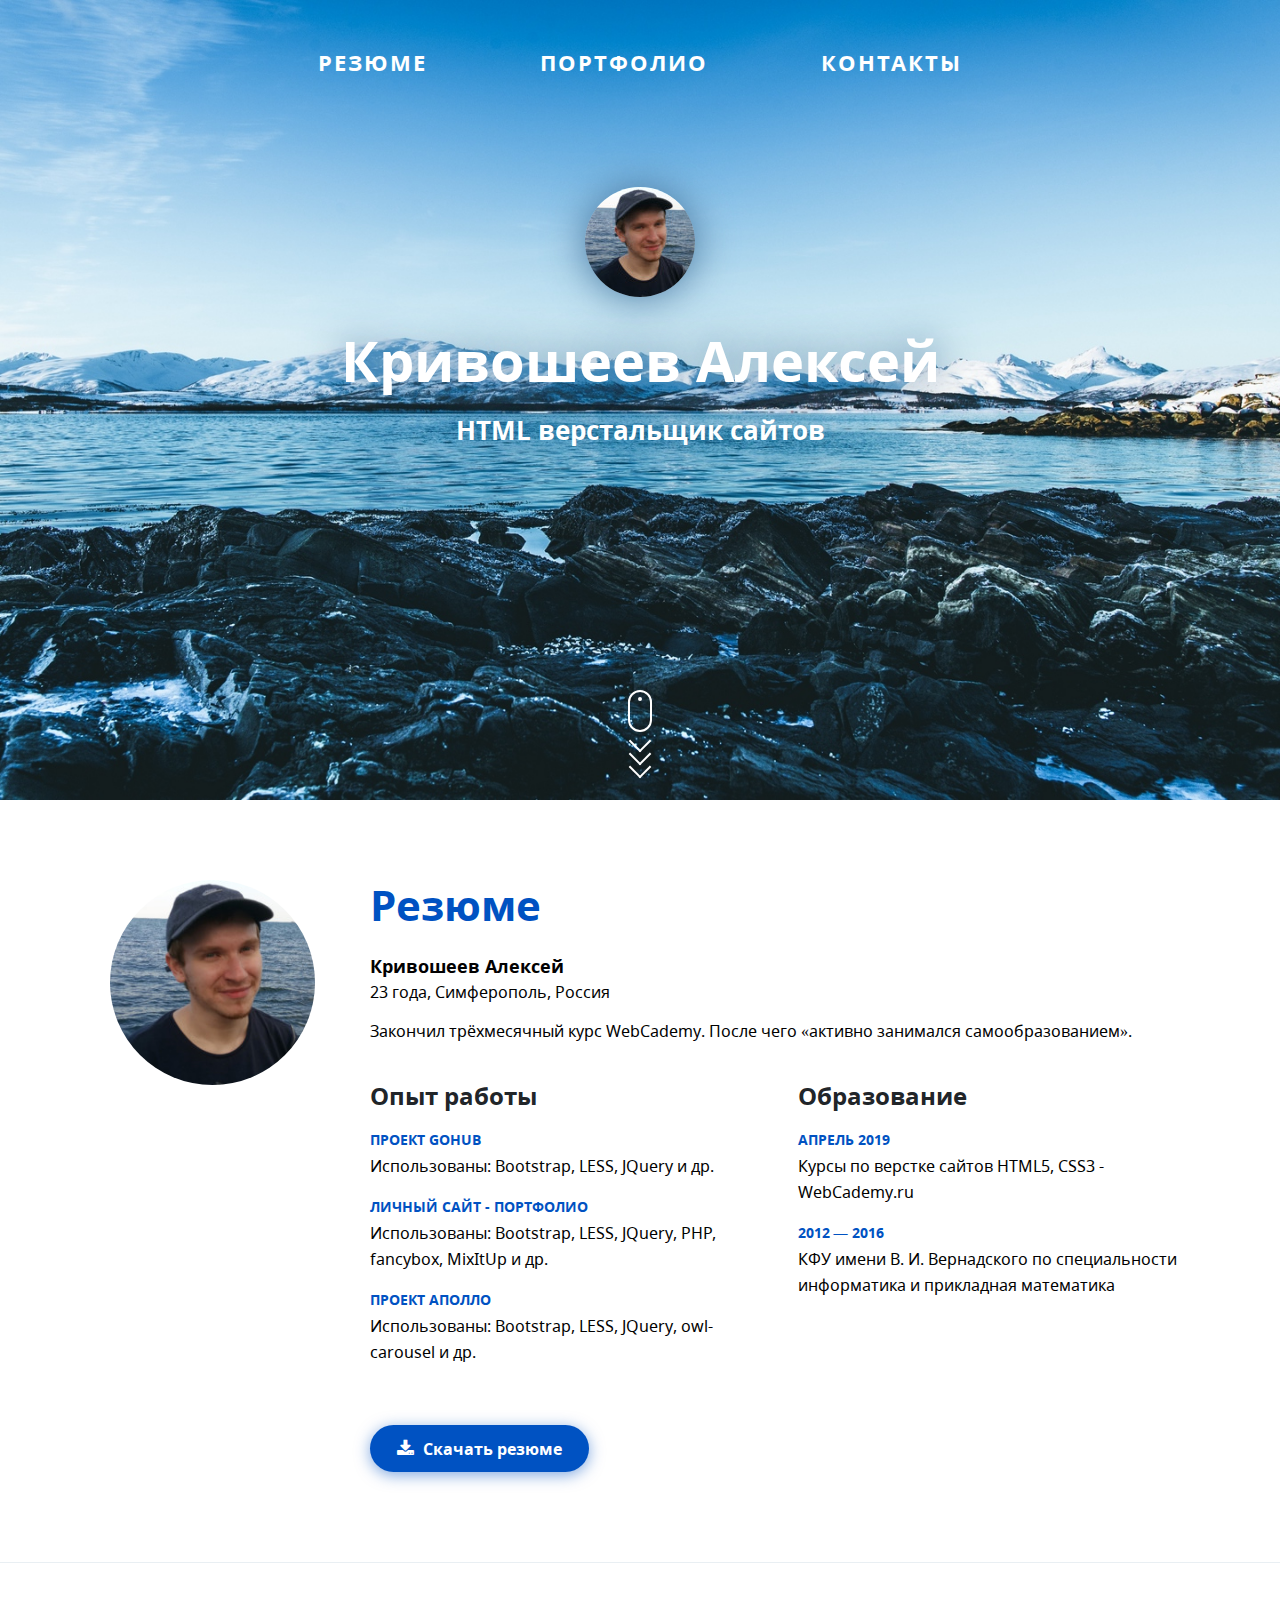
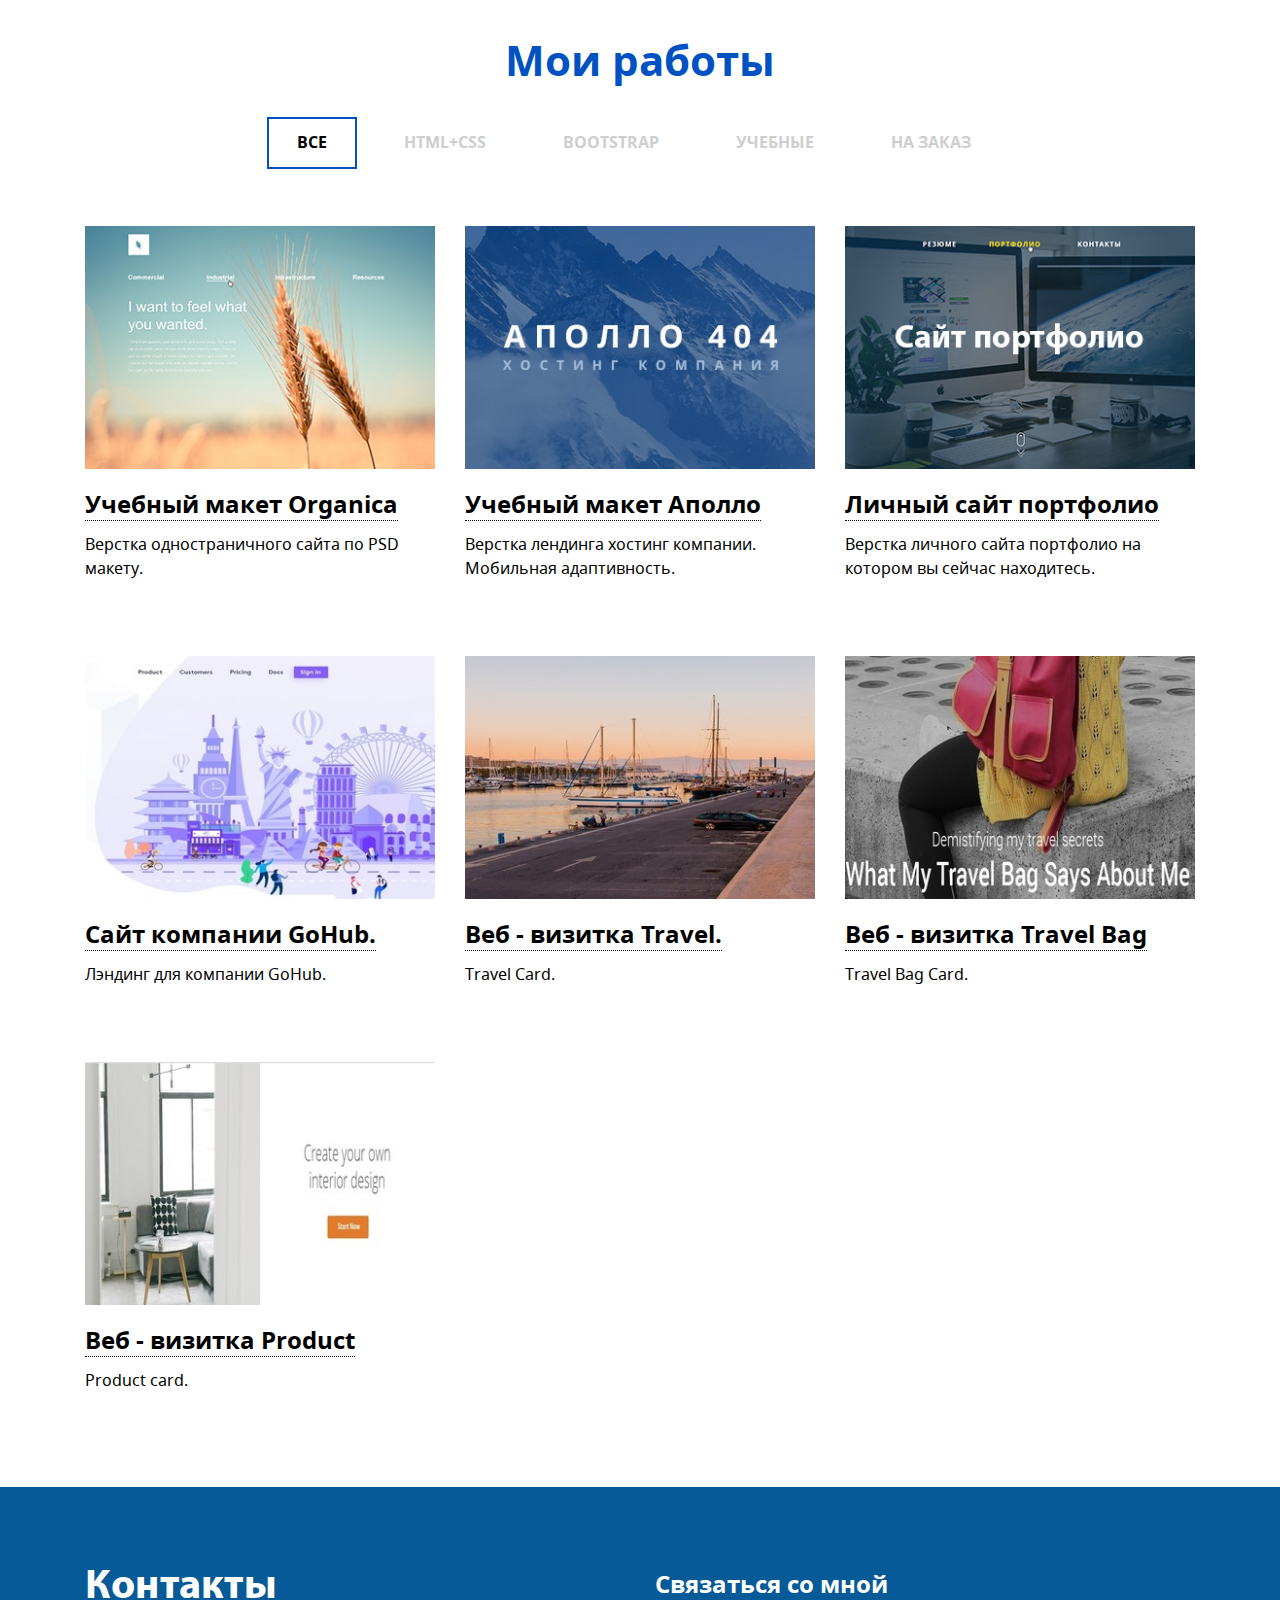
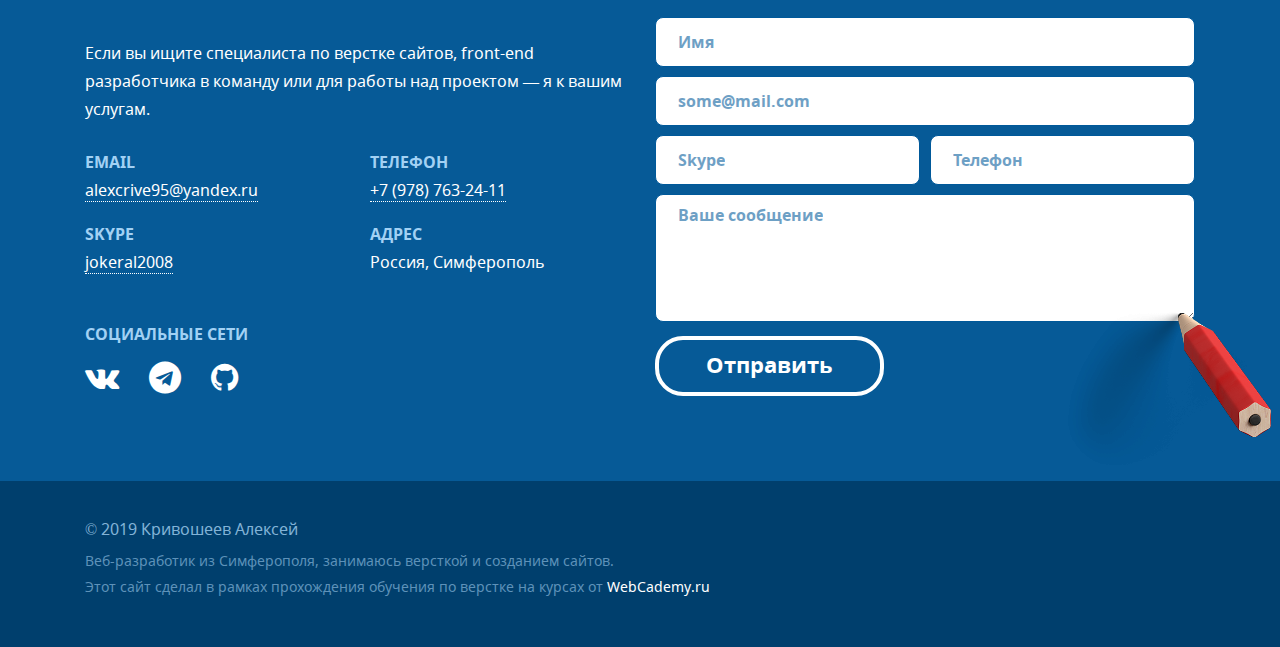
<file: docs/index.html>
<!DOCTYPE html>
<html lang="ru">
<head>
	<meta charset="UTF-8">
	<meta http-equiv="X-UA-Compatible" content="IE=edge" />
	<meta name="viewport" content="width=device-width, initial-scale=1.0" />

	<!-- Titles -->
	<title>Портфолио</title>
	<meta name="keywords" content="Ключевые слова...">
    <meta name="description" content="Описание страницы...">

	<!-- Styles -->
	<link rel="stylesheet" href="libs/bootstrap4/css/bootstrap.min.css">
	<link rel="stylesheet" href="css/main.css">
	<link rel="stylesheet" href="fonts/font-awesome/css/font-awesome.min.css">
	<link rel="stylesheet" href="fonts/noto-webfont/noto.css">
	<link rel="stylesheet" href="fonts/MyriadPro-Bold/MyriadProBold.css">
	<link rel="stylesheet" href="libs/fancybox/jquery.fancybox.min.css">
	<!-- FavIcons -->
	<link rel="shortcut icon" href="img/favicons/favicon-48x48.ico"  type="image/x-icon" />
    <link rel="apple-touch-icon" href="img/favicons/apple-touch-icon.png">
    
	

	<!-- HTML5 shim and Respond.js for IE8 support of HTML5 elements and media queries -->
	    <!-- WARNING: Respond.js doesn't work if you view the page via file:// -->
	    <!--[if lt IE 9]>
	      <script src="https://oss.maxcdn.com/html5shiv/3.7.3/html5shiv.min.js"></script>
	      <script src="https://oss.maxcdn.com/respond/1.4.2/respond.min.js"></script>
	    <![endif]-->
</head>
<body>

	<!--[if lt IE 8]>
	    <p class="browserupgrade">Вы используете <strong>устаревшую</strong> версию браузера. Пожалуйста <a href="http://browsehappy.com/">обновите свой браузер</a>.</p>
	<![endif]-->

	<!-- Здесь пишем код -->

	<!-- start Head-->
	<div class="head">
		<div class="head__wrapper">
			


			<!-- Menu icon -->
			<div class="menu-button">
				<!-- <i class="fa fa-bars" aria-hidden="true"></i> -->
				<button class="cmn-toggle-switch cmn-toggle-switch__htx">
				  <span>toggle menu</span>
				</button>
			</div>
			<!-- Menu icon end -->
			<nav class="menu">
				<ul class="nav-list">
					<li><a href="#resume">резюме</a></li>
					<li><a href="#portfolio">портфолио</a></li>
					<li><a href="#contacts">контакты</a></li>
				</ul>
			</nav>
			
			<div class="head__content--center">
				<div class="head__avatar">
					
				</div>

				<h1 class="head__name">Кривошеев Алексей</h1>
				<h2 class="head__job">HTML верстальщик сайтов</h2>
			</div>	

				<a href="#resume"class="mouse_scroll">

				<div class="mouse">
					<div class="wheel"></div>
				</div>
				<div>
					<span class="m_scroll_arrows unu"></span>
					<span class="m_scroll_arrows doi"></span>
					<span class="m_scroll_arrows trei"></span>
				</div>
			</a>

		</div>
	</div> 
	<!-- end Head-->

	<!-- start Resume-->
	<div class="resume-section resume--bg-laptop-desktop">
		<div id="resume" class="container">
			<!--start row-->
			<div class="row">
				<div class="d-none  d-md-block col-md-2 col-xl-3">
					<!-- start avatar-->
					<div class="resume__avatar">
						<img src="usercontent/img/photo-big.jpg" alt="Алексей Кривошеев">
					</div>
					<!-- end avatar-->
				</div>
				<!--  resume block-->
				<div class="col-md-10 col-xl-9">
					<!-- start description resume-->
					<h1>Резюме</h1>
					<span>Кривошеев Алексей</span>
					<p>23 года, Симферополь, Россия</p>
					<p>Закончил трёхмесячный курс WebCademy. После чего «активно занимался самообразованием».</p>
					<!-- end description resume-->
					
					<!--start row-->
					<div class="row">
						<!-- start exp block-->
						<div class="col-md-6">
							<div class="experience">
								<h2>Опыт работы</h2>
								<h3>Проект GoHub </h3>
								<p>Использованы: Bootstrap, LESS, JQuery и др.</p>
								<h3>Личный сайт - портфолио</h3>
								<p>Использованы: Bootstrap, LESS, JQuery, PHP, fancybox, MixItUp и др.</p>
								<h3>Проект Аполло</h3>
								<p>Использованы: Bootstrap, LESS, JQuery, owl-carousel и др.</p>
							</div>
						</div>
						<!-- end exp block-->

						<!-- start education block-->
						<div class="col-md-6">
							<div class="education">
								<h2>Образование</h2>
								<h3>апрель 2019</h3>
								<p>Курсы по верстке сайтов HTML5, CSS3 - WebCademy.ru</p>
								<h3>2012 — 2016 </h3>
								<p>КФУ имени В. И. Вернадского по специальности информатика и прикладная математика</p>
							</div>
						</div>
						<!-- end education block-->
						
						

					</div><!--end row-->

					<div class="resume__button">
						<a href="pdf/резюме.pdf" target="_blank"><i class="fa fa-download" aria-hidden="true"></i>
						Скачать резюме</a>
					</div>
				</div><!--end resume block-->
			</div><!--end row-->
		</div> 
	</div>
	<!-- End Resume-->

	<div class="line"></div>

	<!-- start portfolio section-->
	<div class="portfolio-section my-work--bg-wheel-desktop">
		<div id="portfolio" class="container ">
			<!-- start filter_nav-->
			<div class="portfolio_title">
				Мои работы
			</div>
			<nav class="filter_nav" id="filter_nav-pj">
				<ul>
					<li id="button_all"><a href="#button_all" class="filter_nav__button" data-filter="all">Все</a></li>
					<li id="button_html"><a href="#button_html" class="filter_nav__button"data-filter=".html-css">html+css</a></li>
					<li id="button_bootstrap"><a href="#button_bootstrap" class="filter_nav__button"data-filter=".bootstrap">bootstrap</a></li>
					<li id="button_homework"><a href="#button_homework" class="filter_nav__button"data-filter=".homework">учебные</a></li>
					<li id="button_booking" class="last"><a href="#button_booking" class="filter_nav__button"data-filter=".booking">на заказ</a></li>
				</ul>
			</nav>
			<!-- end filter_nav-->
			
			<!-- start projects-->
			<!-- start row-->
			<div class="row" id="filter_projects">
				<!-- start project #1-->
				<div class="col-md-4 mix html-css homework">
					<div class="portfolio__project">
						<div class="portfolio__project__img">
							<a data-fancybox="gallery" data-caption="Учебный макет Organica" href="usercontent/gallery/Organic.jpg" class="portfolio__project__img__hover">
								<i class="fa fa-search" aria-hidden="true"></i><br>
								<span>смотреть макет</span>
							</a>
							<img src="usercontent/img/project_organica.jpg" alt="Organica">
						</div>

						<div class="portfolio__project__title">
							<a href="https://github.com/alexcrive/Organic/tree/master" target="_blank">Учебный макет Organica</a>
						</div>

						<div class="portfolio__project__subtitle">
							Верстка одностраничного сайта по PSD макету.
						</div>
					</div>
				</div>
				<!-- end project #1-->

				<!-- start project #2-->
				<div class="col-md-4 mix html-css bootstrap homework">
					<div class="portfolio__project">
						<div class="portfolio__project__img">
							<a data-fancybox="gallery" data-caption="Учебный макет Аполло" href="usercontent/gallery/Apollo.jpg" class="portfolio__project__img__hover">
								<i class="fa fa-search" aria-hidden="true"></i><br>
								<span>смотреть макет</span>
							</a>
							<img src="usercontent/img/project_apollo.jpg" alt="Apollo">
						</div>

						<div class="portfolio__project__title">
							<a href="https://github.com/alexcrive/Apollo/tree/master"  target="_blank">Учебный макет Аполло</a>
						</div>

						<div class="portfolio__project__subtitle">
							Верстка лендинга хостинг компании. Мобильная адаптивность.
						</div>
					</div>
				</div>
				<!-- end project #2-->

				<!-- start project #3-->
				<div class="col-md-4 mix html-css bootstrap homework">
					<div class="portfolio__project">
						<div class="portfolio__project__img">
							<a data-fancybox="gallery" data-caption="Личный сайт портфолио"  href="usercontent/gallery/Portfolio.jpg" class="portfolio__project__img__hover">
								<i class="fa fa-search" aria-hidden="true"></i><br>
								<span>смотреть макет</span>
							</a>
							<img src="usercontent/img/project_portfolio.jpg" alt="Portfolio">
						</div>

						<div class="portfolio__project__title">
							<a href="https://github.com/alexcrive/PersonalPortfolio/tree/master"   target="_blank">Личный сайт портфолио</a>
						</div>

						<div class="portfolio__project__subtitle">
							Верстка личного сайта портфолио на котором вы сейчас находитесь. 
						</div>
					</div>
				</div>
				<!-- end project #3-->
			
				<!-- start project #4-->
				<div class="col-md-4 mix html-css  bootstrap">
					<div class="portfolio__project">
						<div class="portfolio__project__img">
							<a data-fancybox="gallery" data-caption="Проект GoHub"  href="usercontent/gallery/GoHub.jpg" class="portfolio__project__img__hover">
								<i class="fa fa-search" aria-hidden="true"></i><br>
								<span>смотреть макет</span>
							</a>
							<img src="usercontent/img/project_gohub.jpg" alt="GoHub project">
						</div>

						<div class="portfolio__project__title">
							<a href="https://github.com/alexcrive/gohub2/tree/master" target="_blank">Сайт компании GoHub.</a>
						</div>

						<div class="portfolio__project__subtitle">
							Лэндинг для компании GoHub.
						</div>
					</div>
				</div>
				<!-- end project #4-->

				<!-- start project #5-->
				<div class="col-md-4 mix html-css homework">
					<div class="portfolio__project">
						<div class="portfolio__project__img">
							<a data-fancybox="gallery" data-caption="Веб - визитка Travel"  href="usercontent/gallery/travel-card.jpg" class="portfolio__project__img__hover">
								<i class="fa fa-search" aria-hidden="true"></i><br>
								<span>смотреть макет</span>
							</a>
							<img src="usercontent/img/travel-card-small.jpg" alt="travel card">
						</div>

						<div class="portfolio__project__title">
							<a href="https://github.com/alexcrive/card-travel/tree/master" target="_blank">Веб - визитка Travel.</a>
						</div>

						<div class="portfolio__project__subtitle">
							Travel Card.
						</div>
					</div>
				</div>
				<!-- end project #5-->

				<!-- start project #6-->
				<div class="col-md-4 mix html-css  homework">
					<div class="portfolio__project">
						<div class="portfolio__project__img">
							<a data-fancybox="gallery" data-caption="Веб - визитка Travel Bag"  href="usercontent/gallery/travel-bag-card.jpg" class="portfolio__project__img__hover">
								<i class="fa fa-search" aria-hidden="true"></i><br>
								<span>смотреть макет</span>
							</a>
							<img src="usercontent/img/travel-bag-card-small.jpg" alt="Travel Bag card">
						</div>

						<div class="portfolio__project__title">
							<a href="https://github.com/alexcrive/travel-bag-card/tree/master" target="_blank">Веб - визитка Travel Bag</a>
						</div>

						<div class="portfolio__project__subtitle">
							Travel Bag Card.
						</div>
					</div>
				</div>
				<!-- end project #6-->

				<!-- start project #7-->
				<div class="col-md-4 mix html-css  homework">
					<div class="portfolio__project bottom-row-pj">
						<div class="portfolio__project__img">
							<a data-fancybox="gallery" data-caption="Веб - визитка Product"  href="usercontent/gallery/product-card.jpg" class="portfolio__project__img__hover">
								<i class="fa fa-search" aria-hidden="true"></i><br>
								<span>смотреть макет</span>
							</a>
							<img src="usercontent/img/product-card-small.jpg" alt="Product card">
						</div>

						<div class="portfolio__project__title">
							<a href="https://github.com/alexcrive/product-card/tree/master" target="_blank">Веб - визитка Product</a>
						</div>

						<div class="portfolio__project__subtitle">
							Product card.
						</div>
					</div>
				</div>
				<!-- end project #7-->
			</div>
			<!-- end row-->
			<!-- end projects-->
		</div>
	</div>
	<!-- end portfolio section-->
	
	<!-- start block-contacts-->
	<div id="contacts" class="block-contacts contacts--bg-cloud-desktop">
		<!-- start container-->
		<div class="container">
			<!-- start row-->
			<div class="row">
				<div class="col-md-6">
					<!-- start contacts info-->
					<div class="contacts__info">
						<div class="title">
							Контакты
						</div>
						<div class="subtitle">
							Если вы ищите специалиста по верстке сайтов, front-end разработчика в команду или для работы над проектом —  я к вашим услугам.
						</div>
					</div>
					<!-- end contacts info-->

					<!-- start row-->
					<div class="row contacts__feedback">
						<div class="col-xl-6">
							<div class="title email">
								Email  
							</div>

							<a href="mailto:alexcrive95@yandex.ru" class="adress email">
								alexcrive95@yandex.ru
							</a>

							<div class="title title-aress_margin_between ">
								SKYPE
							</div>

							<a href="skype:jokeral2008?call" class="adress">
								jokeral2008
							</a>
						</div>
						<div class="col-xl-6">
							<div class="title phone_margin">
								телефон 
							</div>

							<a href="tel://+79787632411" class="adress phone">
								+7 (978) 763-24-11
							</a>

							<div class="title title-aress_margin_between ">
								адрес
							</div>

							<div class="city">
								Россия, Симферополь
							</div>
						</div>
					</div>
					<!-- end row-->

					<div class="social_network">
						<div class="title">
							социальные сети
						</div>

						<ul>
							<li>
								<a href="https://vk.com/maddww">
									<i class="fa fa-vk" aria-hidden="true"></i>
								</a>
							</li>
							<li>
								<a href="https://t.me/mdwow">
									<i class="fa fa-telegram" aria-hidden="true"></i>
								</a>
							</li>
							<li class="social_network__last-icon">
								<a href="https://github.com/alexcrive">
									<i class="fa fa-github" aria-hidden="true"></i>
								</a>
							</li>
						</ul>

					</div>

				</div>
				<div class="col-md-6 contacts-form contacts--bg-pencil-desktop">
					<!-- start call back form-->
					<div class="title">
						Связаться со мной
					</div>

					<form action="php/mail.php" class="contacts-form__form" method="POST">

						<!-- Hidden Required Fields -->
						<input type="hidden" name="project_name" value="Сообщение с сайта портфолио">
						<input type="hidden" name="form_from" value="admin@site.com">
						<input type="hidden" name="admin_email" value="alexcrive95@yandex.ru">
						<input type="hidden" name="form_subject" value="Сообщение с сайта">
						<!-- END Hidden Required Fields -->


						<input type="text" name="name" placeholder="Имя" class="contacts-form__form__item">
						<input type="text" name="email" placeholder="some@mail.com" class="contacts-form__form__item">
						<div>
							<input type="text" name="skype" placeholder="Skype" class="contacts-form__form__item contacts-form__form__item--50percent">
							<input type="text" name="phone" placeholder="Телефон" class="contacts-form__form__item contacts-form__form__item--50percent">
						</div>

						<div class="contacts--bg-pencil-desktop">
							<textarea name="comment" placeholder="Ваше сообщение" class="contacts-form__form__textarea"></textarea>
						</div>
						

						<input type="submit" name="" class="contacts-form__form__submit" value="Отправить">
					</form>

					<div id="answer">	
					</div>

					<!-- end call back form-->
				</div>
			</div>
			<!-- end row-->
		</div>
		<!-- end container-->

	</div><!-- end block-contacts-->
	
	<!-- start block-copyright-->
	<div class="block-copyright">
		<!-- start container-->
		<div class="container">
			<div class="copyright">
				<div class="title">
					© 2019 Кривошеев Алексей
				</div>
				<p>
					Веб-разработик из Симферополя, занимаюсь версткой и созданием сайтов.
				</p>
				<p>
					Этот сайт сделал в рамках прохождения обучения по верстке на курсах от <a href="http://webcademy.ru/">WebCademy.ru</a>
				</p>
			</div>


		</div>
		<!-- end container-->
	</div>
	<!-- end block-copyright-->



	



	<script src="libs/jquery/jquery-3.4.1.min.js"></script>
	<script src="libs/bootstrap4/js/bootstrap.min.js"></script>
	<script src="libs/pagescroll2id/jquery.malihu.PageScroll2id.js"></script>
	<script src="libs/MixItUp/mixitup.min.js"></script>
	<script src="libs/fancybox/jquery.fancybox.min.js"></script>
	<script src="libs/jquery-validate/jquery.validate.js"></script>

	
	<script src="js/nav.js"></script>
	<script src="js/main.js"></script>

</body>
</html>
</file>
<file: docs/css/main.css>
/*
 * Box-sizing-model
 */
*,
*:before,
*:after {
  -moz-box-sizing: border-box;
  -webkit-box-sizing: border-box;
  box-sizing: border-box;
}
/*
 * Responsive images
*/
img {
  max-width: 100%;
  height: auto;
}
/*
 * Cursor change on hover on Buttons
*/
input[type="submit"] {
  cursor: pointer;
}
/*
 * A better looking default horizontal rule
 */
hr {
  display: block;
  height: 1px;
  border: 0;
  border-top: 1px solid #ccc;
  margin: 1em 0;
  padding: 0;
}
/*
 * Allow only vertical resizing of textareas.
 */
textarea {
  resize: vertical;
}
/*
 * Clearfix: contain floats
 *
 * For modern browsers
 * 1. The space content is one way to avoid an Opera bug when the
 *    `contenteditable` attribute is included anywhere else in the document.
 *    Otherwise it causes space to appear at the top and bottom of elements
 *    that receive the `clearfix` class.
 * 2. The use of `table` rather than `block` is only necessary if using
 *    `:before` to contain the top-margins of child elements.
 */
.clearfix:before,
.clearfix:after {
  content: " ";
  /* 1 */
  display: table;
  /* 2 */
}
.clearfix:after {
  clear: both;
}
.clear {
  clear: both;
  height: 0;
  width: 0;
  visibility: hidden;
}
/* ==========================================================================
   Browser Upgrade Prompt
   ========================================================================== */
.browserupgrade {
  margin: 0.2em 0;
  background: #ccc;
  color: #000;
  padding: 0.2em 0;
}
html,
body {
  height: 100%;
  min-width: 320px;
}
html {
  font-size: 10px;
  line-height: 1.4;
}
body {
  font-size: 1.6rem;
  /* 10px * 1.6 = 16px */
  font-family: 'Noto Sans';
}
p {
  font-size: 14px;
  line-height: 24px;
  color: #777;
}
.line {
  border-top: 1px solid #e9eff3;
}
/*==========  Desktop First Method  ==========*/
/* Large Devices, Wide Screens - adaptive styles bofore 1200px */
/* Medium Devices, Desktops - adaptive styles bofore 992px */
/* Small Devices, Tablets - adaptive styles bofore 768px */
/* Extra Small Devices, Phones - adaptive styles bofore 480px */
/* Custom, iPhone Retina - adaptive styles bofore 320px */
.head__avatar {
  height: 110px;
  width: 110px;
  margin-left: auto;
  margin-right: auto;
  margin-bottom: 30px;
  overflow: hidden;
  border-radius: 50%;
  background-color: #ffffff;
  box-shadow: 0px 0px 40px 0px #48779f;
  background: url(../img/placeholders/user-avatar-placeholder-small.jpg) no-repeat center;
  -webkit-background-size: cover;
  -o-background-size: cover;
  background-size: cover;
}
.menu {
  font-family: 'Noto Sans';
  font-weight: 700;
  font-style: normal;
  line-height: 1;
  letter-spacing: 2px;
  padding-top: 5px;
  top: 51px;
  right: 0;
  left: 0;
  font-size: 18px;
}
@media (min-width: 768px) {
  .menu {
    position: absolute;
  }
}
@media (min-width: 1200px) {
  .menu {
    font-size: 22px;
  }
}
.menu ul.nav-list {
  display: none;
  text-align: center;
  margin: 0;
  padding: 0;
  list-style-type: none;
  position: fixed;
  z-index: 1;
  background-color: rgba(11, 81, 136, 0.95);
  top: 0;
  right: 0;
  bottom: 0;
  left: 0;
}
@media (min-width: 768px) {
  .menu ul.nav-list {
    display: block;
    position: absolute;
    background: none;
  }
}
.menu ul.nav-list--open {
  display: flex;
  -webkit-justify-content: center;
  justify-content: center;
  -webkit-align-items: center;
  align-items: center;
  -webkit-flex-direction: column;
  -ms-flex-direction: column;
  flex-direction: column;
}
.menu ul.nav-list li {
  margin: 0;
  margin-bottom: 40px;
  padding: 0;
  display: block;
  margin-left: auto;
  margin-right: auto;
}
@media (min-width: 768px) {
  .menu ul.nav-list li {
    margin: 0;
    padding: 0;
    list-style: none;
    display: inline-block;
    margin-right: 105px;
  }
  .menu ul.nav-list li:nth-child(3) {
    margin-right: 0;
  }
}
.menu ul.nav-list li a {
  color: #ffffff;
  text-decoration: none;
  text-transform: uppercase;
  cursor: pointer;
}
.menu ul.nav-list li a:hover,
.menu ul.nav-list li a:active,
.menu ul.nav-list li a:focus {
  color: #ffe400;
}
a.mouse_scroll {
  display: block;
  margin: 0 auto;
  width: 24px;
  height: 60px;
  position: absolute;
  bottom: 2rem;
  left: 50%;
  margin-left: -12px;
  -webkit-animation-delay: 1.2s;
  -moz-animation-delay: 1.2s;
  -o-animation-delay: 1.2s;
  animation-delay: 1.2s;
  cursor: pointer;
}
@media screen and (min-width: 768px) {
  a.mouse_scroll {
    height: 100px;
    bottom: 1rem;
  }
}
a.mouse_scroll:active,
a.mouse_scroll:focus {
  outline: none;
}
.m_scroll_arrows {
  display: block;
  width: 5px;
  height: 5px;
  -ms-transform: rotate(45deg);
  /* IE 9 */
  -webkit-transform: rotate(45deg);
  /* Chrome, Safari, Opera */
  transform: rotate(45deg);
  border-right: 2px solid white;
  border-bottom: 2px solid white;
  margin: 0 0 3px 4px;
  width: 16px;
  height: 16px;
}
.unu {
  margin-top: 1px;
}
.unu,
.doi,
.trei {
  -webkit-animation: mouse-scroll 1s infinite;
  -moz-animation: mouse-scroll 1s infinite;
}
.unu {
  -webkit-animation-delay: .1s;
  -moz-animation-delay: .1s;
  -webkit-animation-direction: alternate;
}
.doi {
  -webkit-animation-delay: .2s;
  -moz-animation-delay: .2s;
  -webkit-animation-direction: alternate;
  margin-top: -6px;
}
.trei {
  -webkit-animation-delay: .3s;
  -moz-animation-delay: .3s;
  -webkit-animation-direction: alternate;
  margin-top: -6px;
}
.mouse {
  height: 42px;
  width: 24px;
  border-radius: 14px;
  transform: none;
  border: 2px solid white;
  top: 170px;
  display: none;
}
@media (min-width: 768px) {
  .mouse {
    display: block;
  }
}
.wheel {
  height: 5px;
  width: 2px;
  display: block;
  margin: 5px auto;
  background: white;
  position: relative;
  height: 4px;
  width: 4px;
  border: 2px solid white;
  -webkit-border-radius: 8px;
  border-radius: 8px;
}
.wheel {
  -webkit-animation: mouse-wheel 0.6s linear infinite;
  -moz-animation: mouse-wheel 0.6s linear infinite;
}
@-webkit-keyframes mouse-wheel {
  0% {
    opacity: 1;
    -webkit-transform: translateY(0);
    -ms-transform: translateY(0);
    transform: translateY(0);
  }
  100% {
    opacity: 0;
    -webkit-transform: translateY(6px);
    -ms-transform: translateY(6px);
    transform: translateY(6px);
  }
}
@-moz-keyframes mouse-wheel {
  0% {
    top: 1px;
  }
  25% {
    top: 2px;
  }
  50% {
    top: 3px;
  }
  75% {
    top: 2px;
  }
  100% {
    top: 1px;
  }
}
@-webkit-keyframes mouse-scroll {
  0% {
    opacity: 0;
  }
  50% {
    opacity: .5;
  }
  100% {
    opacity: 1;
  }
}
@-moz-keyframes mouse-scroll {
  0% {
    opacity: 0;
  }
  50% {
    opacity: .5;
  }
  100% {
    opacity: 1;
  }
}
@-o-keyframes mouse-scroll {
  0% {
    opacity: 0;
  }
  50% {
    opacity: .5;
  }
  100% {
    opacity: 1;
  }
}
@keyframes mouse-scroll {
  0% {
    opacity: 0;
  }
  50% {
    opacity: .5;
  }
  100% {
    opacity: 1;
  }
}
.menu-button {
  color: #ffffff;
  display: block;
  font-size: 38px;
  position: absolute;
  top: 22px;
  right: 16px;
  z-index: 2;
  cursor: pointer;
}
.menu-button:hover,
.menu-button:active,
.menu-button:focus {
  color: #0052c2;
}
@media (min-width: 768px) {
  .menu-button {
    display: none;
  }
}
.menu-button--fixed {
  position: fixed;
}
.resume__avatar {
  height: 110px;
  width: 110px;
  margin-left: auto;
  margin-right: auto;
  overflow: hidden;
  border-radius: 50%;
  background-color: #ffffff;
  background: url(../img/placeholders/user-avatar-placeholder-small.jpg) no-repeat center;
  -webkit-background-size: cover;
  -o-background-size: cover;
  background-size: cover;
}
@media (min-width: 1200px) {
  .resume__avatar {
    height: 205px;
    width: 205px;
    background: url(../img/placeholders/user-avatar-placeholder-big.jpg) no-repeat center;
  }
}
.experience,
.education {
  margin-top: 24px;
  margin-bottom: 0;
}
@media (min-width: 768px) {
  .experience,
  .education {
    margin-bottom: 60px;
  }
}
.experience h2,
.education h2 {
  font-size: 24px;
  font-weight: bold;
  line-height: 28px;
  margin-bottom: 17px;
}
.experience h3,
.education h3 {
  margin-bottom: 0;
  font-size: 14px;
  line-height: 26px;
  font-weight: bold;
  text-transform: uppercase;
  color: #0052c2;
  margin-top: 14px;
}
.experience h3:nth-child(1),
.education h3:nth-child(1) {
  margin-top: 0;
}
.experience p,
.education p {
  color: #010101;
  font-size: 14px;
  line-height: 22px;
}
@media (min-width: 768px) {
  .experience p,
  .education p {
    font-size: 16px;
    line-height: 26px;
  }
}
@media (max-width: 787px) {
  .education {
    margin-bottom: 25px;
  }
}
.resume__button a {
  font-size: 16px;
  font-weight: bold;
  color: #ffffff;
  background-color: #0052c2;
  display: inline-block;
  padding-left: 27px;
  padding-right: 27px;
  padding-bottom: 11px;
  padding-top: 12px;
  -webkit-border-radius: 24px;
  border-radius: 24px;
  box-shadow: 0px 3px 15px 0px rgba(0, 82, 194, 0.5);
  cursor: pointer;
  text-decoration: none;
  -webkit-transition: all ease-in 0.3s;
  -moz-transition: all ease-in 0.3s;
  -ms-transition: all ease-in 0.3s;
  -o-transition: all ease-in 0.3s;
  transition: all ease-in 0.3s;
}
.resume__button a i {
  font-size: 18px;
  margin-right: 5px;
}
.resume__button a:hover,
.resume__button a:focus {
  background-color: #ffffff;
  color: #0052c2;
}
.resume__button a:active {
  background-color: #0052c2;
  color: #ffe400;
}
.filter_nav {
  color: #cecece;
  font-weight: bold;
  font-size: 16px;
  line-height: 34px;
  padding-top: 19px;
  margin-bottom: 20px;
}
@media (min-width: 768px) {
  .filter_nav {
    padding-top: 0;
    margin-bottom: 48px;
    line-height: 28px;
  }
}
.filter_nav ul {
  list-style-type: none;
  margin: 0;
  padding: 0;
  text-align: center;
}
.filter_nav ul li {
  display: block;
  list-style: none;
  margin: 0 0 9px;
  padding: 0;
}
@media (min-width: 768px) {
  .filter_nav ul li {
    margin-right: 0;
    display: inline-block;
  }
}
@media (min-width: 1200px) {
  .filter_nav ul li {
    margin-right: 13px;
  }
}
.filter_nav ul li .filter_nav__button {
  padding: 11px 30px 13px;
  text-decoration: none;
  text-transform: uppercase;
  color: #cecece;
  cursor: pointer;
  display: inline-block;
}
.filter_nav ul li .filter_nav__button:hover {
  text-decoration: none;
  color: #010101;
}
.filter_nav ul li .filter_nav__button.mixitup-control-active {
  color: #010101;
  padding: 9px 28px 11px;
  border: 2px solid #0052c2;
  text-decoration: none;
}
.last {
  margin-right: 0;
}
.portfolio__project {
  margin-left: auto;
  margin-right: auto;
  margin-bottom: 40px;
  max-width: 360px;
}
@media (min-width: 768px) {
  .portfolio__project {
    margin-bottom: 70px;
  }
}
@media (min-width: 1200px) {
  .portfolio__project {
    margin-bottom: 76px;
  }
}
.portfolio__project .portfolio__project__img {
  margin-bottom: 17px;
  position: relative;
  display: block;
  background-image: url(../img/placeholders/project_avatar_alt.jpg);
  background-repeat: no-repeat;
  background-position: center;
  -webkit-background-size: cover;
  -o-background-size: cover;
  background-size: cover;
  overflow: hidden;
  min-height: 190px;
}
.portfolio__project .portfolio__project__img img {
  display: block;
}
@media (min-width: 768px) {
  .portfolio__project .portfolio__project__img {
    min-height: 145px;
    height: 145px;
  }
}
@media (min-width: 992px) {
  .portfolio__project .portfolio__project__img {
    height: 200px;
  }
}
@media (min-width: 1200px) {
  .portfolio__project .portfolio__project__img {
    height: 243px;
  }
}
.portfolio__project .portfolio__project__img:hover .portfolio__project__img__hover {
  top: 0%;
}
.portfolio__project .portfolio__project__img .portfolio__project__img__hover {
  display: block;
  cursor: pointer;
  position: absolute;
  overflow: hidden;
  top: 115%;
  bottom: 0;
  left: 0;
  right: 0;
  background: #0052c2;
  opacity: 0.902;
  color: #ffffff;
  text-align: center;
  -webkit-transition: top 0.5s ease-out;
  -moz-transition: top 0.5s ease-out;
  -ms-transition: top 0.5s ease-out;
  -o-transition: top 0.5s ease-out;
  transition: top 0.5s ease-out;
}
.portfolio__project .portfolio__project__img .portfolio__project__img__hover i {
  font-weight: normal;
  font-size: 64px;
  margin-bottom: 15px;
  position: absolute;
  top: 50%;
  left: 50%;
  -webkit-transform: translate(-50%, -50%);
  -moz-transform: translate(-50%, -50%);
  -ms-transform: translate(-50%, -50%);
  -o-transform: translate(-50%, -50%);
  transform: translate(-50%, -50%);
}
@media (min-width: 768px) {
  .portfolio__project .portfolio__project__img .portfolio__project__img__hover i {
    font-size: 50px;
  }
}
@media (min-width: 1200px) {
  .portfolio__project .portfolio__project__img .portfolio__project__img__hover i {
    font-size: 64px;
    margin-top: 57px;
    position: static;
    -webkit-transform: translate(0%, 0%);
    -moz-transform: translate(0%, 0%);
    -ms-transform: translate(0%, 0%);
    -o-transform: translate(0%, 0%);
    transform: translate(0%, 0%);
  }
}
.portfolio__project .portfolio__project__img .portfolio__project__img__hover span {
  display: none;
  font-weight: normal;
  font-size: 26px;
}
@media (min-width: 1200px) {
  .portfolio__project .portfolio__project__img .portfolio__project__img__hover span {
    display: inline-block;
  }
}
.portfolio__project .portfolio__project__title {
  font-weight: bold;
  font-size: 20px;
  margin-bottom: 10px;
}
@media (min-width: 1200px) {
  .portfolio__project .portfolio__project__title {
    font-size: 24px;
  }
}
.portfolio__project .portfolio__project__title a {
  color: #000000;
  text-decoration: none;
}
@media (min-width: 1200px) {
  .portfolio__project .portfolio__project__title a {
    border-bottom: 1px dotted #000000;
  }
}
.portfolio__project .portfolio__project__title a:hover,
.portfolio__project .portfolio__project__title a:active,
.portfolio__project .portfolio__project__title a:focus {
  text-decoration: none;
  color: #0052c2;
  border-bottom: 1px dotted #0052c2;
}
.portfolio__project .portfolio__project__subtitle {
  color: #000000;
  font-size: 14px;
  line-height: 20px;
}
@media (min-width: 1200px) {
  .portfolio__project .portfolio__project__subtitle {
    font-size: 16px;
    line-height: 24px;
  }
}
@media (min-width: 768px) {
  .bottom-row-pj {
    margin-bottom: 0;
  }
}
.last-bottom-row-pj {
  margin-bottom: 0;
}
.contacts__info {
  color: #ffffff;
}
.contacts__info .title {
  font-family: 'Myriad Pro';
  font-weight: bold;
  font-size: 32px;
  margin-bottom: 0;
}
@media (min-width: 768px) {
  .contacts__info .title {
    font-size: 42px;
    margin-bottom: 20px;
  }
}
.contacts__info .subtitle {
  font-size: 14px;
  line-height: 22px;
  margin-bottom: 22px;
}
@media (min-width: 768px) {
  .contacts__info .subtitle {
    font-size: 16px;
    line-height: 28px;
    margin-bottom: 32px;
  }
}
@media (min-width: 1200px) {
  .contacts__info .subtitle {
    margin-bottom: 25px;
  }
}
.contacts__feedback {
  font-family: 'Noto Sans';
  padding-bottom: 21px;
}
@media (min-width: 1200px) {
  .contacts__feedback {
    padding-bottom: 44px;
  }
}
.contacts__feedback .title {
  color: #a2d1f4;
  text-transform: uppercase;
  font-size: 16px;
  line-height: 28px;
  font-weight: bold;
}
.contacts__feedback .adress {
  color: #ffffff;
  font-size: 16px;
  line-height: 28px;
  border-bottom: 1px dotted;
  text-decoration: none;
}
.contacts__feedback .adress:hover,
.contacts__feedback .adress:active,
.contacts__feedback .adress:focus {
  color: #ffe400;
}
.contacts__feedback .city {
  color: #ffffff;
  font-size: 16px;
  line-height: 28px;
}
.contacts__feedback .title-aress_margin_between {
  margin-top: 16px;
}
.contacts__feedback .phone_margin {
  margin-top: 20px;
}
@media (min-width: 1200px) {
  .contacts__feedback .phone_margin {
    margin-top: 0;
  }
}
.social_network .title {
  color: #a2d1f4;
  text-transform: uppercase;
  font-size: 16px;
  line-height: 28px;
  font-weight: bold;
  margin-bottom: 5px;
}
.social_network ul {
  margin: 0;
  padding: 0;
}
.social_network ul li {
  margin: 0;
  padding: 0;
  list-style-type: none;
  display: inline-block;
  margin-right: 26px;
}
.social_network ul li a {
  font-size: 32px;
  text-decoration: none;
  color: #ffffff;
  -webkit-transition: all ease-in 0.3s;
  -moz-transition: all ease-in 0.3s;
  -ms-transition: all ease-in 0.3s;
  -o-transition: all ease-in 0.3s;
  transition: all ease-in 0.3s;
}
.social_network ul li a:hover,
.social_network ul li a:active,
.social_network ul li a:focus {
  color: #ffe400;
}
.social_network .social_network__last-icon {
  margin-right: 0;
}
.contacts-form .title {
  font-size: 24px;
  color: #ffffff;
  font-weight: bold;
  margin-bottom: 15px;
  padding-top: 40px;
}
@media (min-width: 768px) {
  .contacts-form .title {
    padding-top: 30px;
  }
}
@media (min-width: 1200px) {
  .contacts-form .title {
    padding-top: 10px;
  }
}
.contacts-form .contacts-form__form {
  color: #00599a;
}
.contacts-form .contacts-form__form .contacts-form__form__item {
  color: #00599a;
  font-size: 16px;
  font-weight: bold;
  line-height: 32px;
  padding: 8px 22px;
  margin-bottom: 9px;
  width: 100%;
  border: none;
  border-style: solid;
  border-width: 1px;
  border-color: 3px solid #ffffff;
  border-radius: 8px;
  outline: none;
  -webkit-transition: border-color ease-in 0.3s;
  -moz-transition: border-color ease-in 0.3s;
  -ms-transition: border-color ease-in 0.3s;
  -o-transition: border-color ease-in 0.3s;
  transition: border-color ease-in 0.3s;
}
.contacts-form .contacts-form__form .contacts-form__form__item::placeholder {
  font-weight: bold;
  opacity: 0.57;
  color: #00599a;
}
.contacts-form .contacts-form__form .contacts-form__form__item:hover,
.contacts-form .contacts-form__form .contacts-form__form__item:active,
.contacts-form .contacts-form__form .contacts-form__form__item:focus {
  border-width: 3px;
  border-color: #a2d1f4;
  padding: 6px 20px;
}
.contacts-form .contacts-form__form .contacts-form__form__item--50percent {
  width: 49%;
  float: left;
  margin-right: 2%;
}
.contacts-form .contacts-form__form .contacts-form__form__item--50percent:last-child {
  margin-right: 0;
}
.contacts-form .contacts-form__form .contacts-form__form__textarea {
  color: #00599a;
  font-size: 16px;
  font-weight: bold;
  width: 100%;
  height: 128px;
  padding: 8px 22px;
  border: none;
  border-style: solid;
  border-width: 1px;
  border-color: 3px solid #ffffff;
  border-radius: 8px;
  outline: none;
  -webkit-transition: border-color ease-in 0.3s;
  -moz-transition: border-color ease-in 0.3s;
  -ms-transition: border-color ease-in 0.3s;
  -o-transition: border-color ease-in 0.3s;
  transition: border-color ease-in 0.3s;
}
.contacts-form .contacts-form__form .contacts-form__form__textarea::placeholder {
  font-weight: bold;
  opacity: 0.57;
  color: #00599a;
}
.contacts-form .contacts-form__form .contacts-form__form__textarea:hover,
.contacts-form .contacts-form__form .contacts-form__form__textarea:active,
.contacts-form .contacts-form__form .contacts-form__form__textarea:focus {
  border-width: 3px;
  border-color: #a2d1f4;
  padding: 6px 20px;
}
.contacts-form .contacts-form__form .contacts-form__form__submit {
  font-size: 18px;
  color: #ffffff;
  font-weight: bold;
  line-height: 32px;
  text-align: center;
  padding: 8px 47px 12px;
  width: 100%;
  margin-top: 8px;
  border: 4px solid #ffffff;
  -webkit-border-radius: 28px;
  border-radius: 28px;
  background: #065a97;
  -webkit-transition: all ease-in 0.3s;
  -moz-transition: all ease-in 0.3s;
  -ms-transition: all ease-in 0.3s;
  -o-transition: all ease-in 0.3s;
  transition: all ease-in 0.3s;
}
@media (min-width: 768px) {
  .contacts-form .contacts-form__form .contacts-form__form__submit {
    font-size: 20px;
    width: auto;
  }
}
@media (min-width: 1200px) {
  .contacts-form .contacts-form__form .contacts-form__form__submit {
    font-size: 22px;
    width: auto;
  }
}
.contacts-form .contacts-form__form .contacts-form__form__submit:hover,
.contacts-form .contacts-form__form .contacts-form__form__submit:focus {
  background-color: #ffffff;
  color: #065a97;
  outline: none;
}
.contacts-form .contacts-form__form .contacts-form__form__submit:active {
  background-color: #065a97;
  color: #ffe400;
  outline: none;
}
label.error {
  color: #ffffff;
  font-weight: bold;
  background: #df3a24;
  padding: 5px 20px;
  display: block;
  -webkit-border-radius: 8px;
  border-radius: 8px;
  margin-bottom: 10px;
  margin-top: -5px;
  position: relative;
}
label.error::before {
  content: url(../img/arrows/form-arrow-up.png);
  position: absolute;
  top: 1%;
  left: 1%;
  height: 15px;
  width: 15px;
}
.contacts--bg-pencil-desktop:after {
  position: absolute;
  content: "";
  width: 203px;
  height: 153px;
  display: none;
  background-image: url(../img/bg/pencil.png);
  background-repeat: no-repeat;
  background-position: left top;
}
@media (min-width: 768px) {
  .contacts--bg-pencil-desktop:after {
    display: block;
    top: 57%;
    left: 59%;
  }
}
@media (min-width: 992px) {
  .contacts--bg-pencil-desktop:after {
    display: block;
    top: 65%;
    left: 60%;
  }
}
@media (min-width: 1200px) {
  .contacts--bg-pencil-desktop:after {
    display: block;
    top: 80%;
    left: 75%;
  }
}
.contact-form__success {
  color: #4Abc96;
  font-weight: bold;
  background: #ffffff;
  text-align: center;
  -webkit-border-radius: 8px;
  border-radius: 8px;
  padding: 5px 30px;
  position: relative;
}
.contact-form__success::after {
  content: url(../img/arrows/mail.png);
  width: 30px;
  height: 30px;
  position: absolute;
  left: 0%;
  top: 5%;
}
@media (min-width: 768px) {
  .contact-form__success::after {
    left: 2%;
  }
}
.cmn-toggle-switch {
  display: block;
  position: relative;
  overflow: hidden;
  margin: 0;
  padding: 0;
  width: 50px;
  height: 45px;
  font-size: 0;
  text-indent: -9999px;
  -webkit-appearance: none;
  -moz-appearance: none;
  appearance: none;
  box-shadow: none;
  border-radius: none;
  border: none;
  cursor: pointer;
  -webkit-transition: background 0.3s;
  transition: background 0.3s;
}
.cmn-toggle-switch:focus {
  outline: none;
}
.cmn-toggle-switch span {
  display: block;
  position: absolute;
  top: 20px;
  left: 5px;
  right: 5px;
  height: 5px;
  background: #ffffff;
}
.cmn-toggle-switch span::before,
.cmn-toggle-switch span::after {
  position: absolute;
  display: block;
  left: 0;
  width: 100%;
  height: 5px;
  background-color: #ffffff;
  content: "";
}
.cmn-toggle-switch span::before {
  top: -12px;
}
.cmn-toggle-switch span::after {
  bottom: -12px;
}
.cmn-toggle-switch span:hover,
.cmn-toggle-switch span:hover::before,
.cmn-toggle-switch span:hover::after {
  background: #ffe400;
  cursor: pointer;
}
.cmn-toggle-switch__htx {
  background-color: transparent;
}
.cmn-toggle-switch__htx span {
  -webkit-transition: background 0 0.3s;
  transition: background 0 0.3s;
}
.cmn-toggle-switch__htx span::before,
.cmn-toggle-switch__htx span::after {
  -webkit-transition-duration: 0.3s, 0.3s;
  transition-duration: 0.3s, 0.3s;
  -webkit-transition-delay: 0.3s, 0;
  transition-delay: 0.3s, 0;
}
.cmn-toggle-switch__htx span::before {
  -webkit-transition-property: top, -webkit-transform;
  transition-property: top, transform;
}
.cmn-toggle-switch__htx span::after {
  -webkit-transition-property: bottom, -webkit-transform;
  transition-property: bottom, transform;
}
/* active state*/
.cmn-toggle-switch__htx.active {
  position: fixed;
  right: 20px;
}
.cmn-toggle-switch__htx.active span {
  background: none;
}
.cmn-toggle-switch__htx.active span::before {
  top: 0;
  -webkit-transform: rotate(45deg);
  -ms-transform: rotate(45deg);
  transform: rotate(45deg);
}
.cmn-toggle-switch__htx.active span::after {
  bottom: 0;
  -webkit-transform: rotate(-45deg);
  -ms-transform: rotate(-45deg);
  transform: rotate(-45deg);
}
.cmn-toggle-switch__htx.active span::before,
.cmn-toggle-switch__htx.active span::after {
  -webkit-transition-delay: 0, 0.3s;
  transition-delay: 0, 0.3s;
}
.cmn-toggle-switch__htx.active span:hover::before,
.cmn-toggle-switch__htx.active span:hover::after {
  background: #ffe400;
  cursor: pointer;
}
.head {
  display: table;
  position: relative;
  width: 100%;
  background-color: #0c5995;
  background: url(../img/bg/bg-willage.jpg) no-repeat center;
  -webkit-background-size: cover;
  -moz-background-size: cover;
  -o-background-size: cover;
  background-size: cover;
  height: 390px;
}
@media (min-width: 768px) {
  .head {
    height: 560px;
  }
}
@media (min-width: 1200px) {
  .head {
    height: 800px;
  }
}
.head .head__wrapper {
  display: table-cell;
  text-align: center;
  vertical-align: middle;
}
.head .head__content--center {
  display: inline-block;
  margin-top: -60px;
}
@media (min-width: 768px) {
  .head .head__content--center {
    margin-top: 0;
  }
}
@media (min-width: 1200px) {
  .head .head__content--center {
    margin-top: -162px;
  }
}
.head .head__name {
  font-size: 26px;
  margin-bottom: 20px;
  font-family: "Noto Sans";
  color: #ffffff;
  font-weight: 700;
  line-height: 1.2;
  text-align: center;
  text-shadow: 0px 0px 40px #48779f;
}
@media (min-width: 768px) {
  .head .head__name {
    font-size: 42px;
  }
}
@media (min-width: 1200px) {
  .head .head__name {
    font-size: 56px;
  }
}
.head .head__job {
  font-size: 18px;
  font-size: 26px;
  font-family: "Noto Sans";
  color: #ffffff;
  font-weight: 700;
  line-height: 1.2;
  text-align: center;
  text-shadow: 0px 0px 40px #48779f;
}
@media (min-width: 768px) {
  .head .head__job {
    font-size: 20px;
  }
}
@media (min-width: 1200px) {
  .head .head__job {
    font-size: 26px;
  }
}
#resume {
  font-family: 'Noto Sans';
  padding-top: 40px;
  padding-bottom: 40px;
}
@media (min-width: 768px) {
  #resume {
    padding-top: 58px;
    padding-bottom: 60px;
  }
}
@media (min-width: 1200px) {
  #resume {
    padding-top: 80px;
    padding-bottom: 90px;
  }
}
#resume h1 {
  color: #0052c2;
  font-weight: bold;
  font-size: 32px;
  margin-bottom: 17px;
}
@media (min-width: 768px) {
  #resume h1 {
    font-size: 42px;
    margin-bottom: 22px;
  }
}
#resume span {
  font-size: 18px;
  line-height: 28px;
  font-weight: bold;
  color: #010101;
}
#resume p {
  font-size: 14px;
  color: #010101;
  margin-bottom: 15px;
}
@media (min-width: 768px) {
  #resume p {
    font-size: 16px;
  }
}
@media (min-width: 1460px) {
  .resume--bg-laptop-desktop {
    background: url(../img/bg/laptop.png);
    background-repeat: no-repeat;
    background-position: right 82%;
  }
}
#portfolio {
  padding-top: 25px;
  padding-bottom: 54px;
}
@media (min-width: 768px) {
  #portfolio {
    padding-top: 45px;
    padding-bottom: 65px;
  }
}
@media (min-width: 1200px) {
  #portfolio {
    padding-top: 65px;
    padding-bottom: 95px;
  }
}
#portfolio .portfolio_title {
  text-align: center;
  color: #0052c2;
  font-weight: bold;
  font-size: 32px;
  margin-bottom: 17px;
}
@media (min-width: 768px) {
  #portfolio .portfolio_title {
    font-size: 42px;
    margin-bottom: 26px;
  }
}
@media (min-width: 1460px) {
  .my-work--bg-wheel-desktop {
    background: url(../img/bg/gear.png);
    background-repeat: no-repeat;
    background-position: left 59%;
  }
}
.block-contacts {
  background-color: #065A97;
  padding-top: 45px;
  padding-bottom: 50px;
}
@media (min-width: 768px) {
  .block-contacts {
    padding-top: 50px;
    padding-bottom: 60px;
  }
}
@media (min-width: 1200px) {
  .block-contacts {
    padding-top: 69px;
    padding-bottom: 80px;
  }
}
@media (min-width: 1460px) {
  .contacts--bg-cloud-desktop {
    background-image: url(../img/bg/cloud.png);
    background-repeat: no-repeat;
    background-position: right 62%;
  }
}
.block-copyright {
  background-color: #003f6d;
  padding-top: 34px;
  padding-bottom: 43px;
}
@media (min-width: 768px) {
  .block-copyright {
    padding-bottom: 47px;
  }
}
.block-copyright .copyright .title {
  color: #82b3d7;
  font-size: 16px;
  line-height: 28px;
  margin-bottom: 5px;
}
.block-copyright .copyright p {
  color: #5e92b9;
  font-size: 14px;
  line-height: 22px;
  margin-bottom: 0;
}
@media (min-width: 768px) {
  .block-copyright .copyright p {
    line-height: 26px;
  }
}
.block-copyright .copyright p a {
  color: #ffffff;
}
.block-copyright .copyright p a:hover,
.block-copyright .copyright p a:active,
.block-copyright .copyright p a:focus {
  text-decoration: none;
  color: #ffe400;
}
</file>
<file: docs/fonts/noto-webfont/noto.css>
@font-face {
    font-family: 'Noto Sans';
    src: local('Noto Sans'), local('NotoSans'), url('notosans.woff2') format('woff2'), url('notosans.woff') format('woff'), url('notosans.ttf') format('truetype');
    font-weight: 400;
    font-style: normal;
}
@font-face {
    font-family: 'Noto Sans';
    src: local('Noto Sans Italic'), local('NotoSans-Italic'), url('notosansitalic.woff2') format('woff2'), url('notosansitalic.woff') format('woff'), url('notosansitalic.ttf') format('truetype');
    font-weight: 400;
    font-style: italic;
}
@font-face {
    font-family: 'Noto Sans';
    src: local('Noto Sans Bold'), local('NotoSans-Bold'), url('notosansbold.woff2') format('woff2'), url('notosansbold.woff') format('woff'), url('notosansbold.ttf') format('truetype');
    font-weight: 700;
    font-style: normal;
}
@font-face {
    font-family: 'Noto Sans';
    src: local('Noto Sans Bold Italic'), local('NotoSans-BoldItalic'), url('notosansbolditalic.woff2') format('woff2'), url('notosansbolditalic.woff') format('woff'), url('notosansbolditalic.ttf') format('truetype');
    font-weight: 700;
    font-style: italic;
}
</file>
<file: docs/fonts/MyriadPro-Bold/MyriadProBold.css>
@font-face {
    font-family: 'Myriad Pro';
    src: url('MyriadPro-Bold.woff2') format('woff2'),
        url('MyriadPro-Bold.woff') format('woff');
    font-weight: bold;
    font-style: normal;
}
</file>
